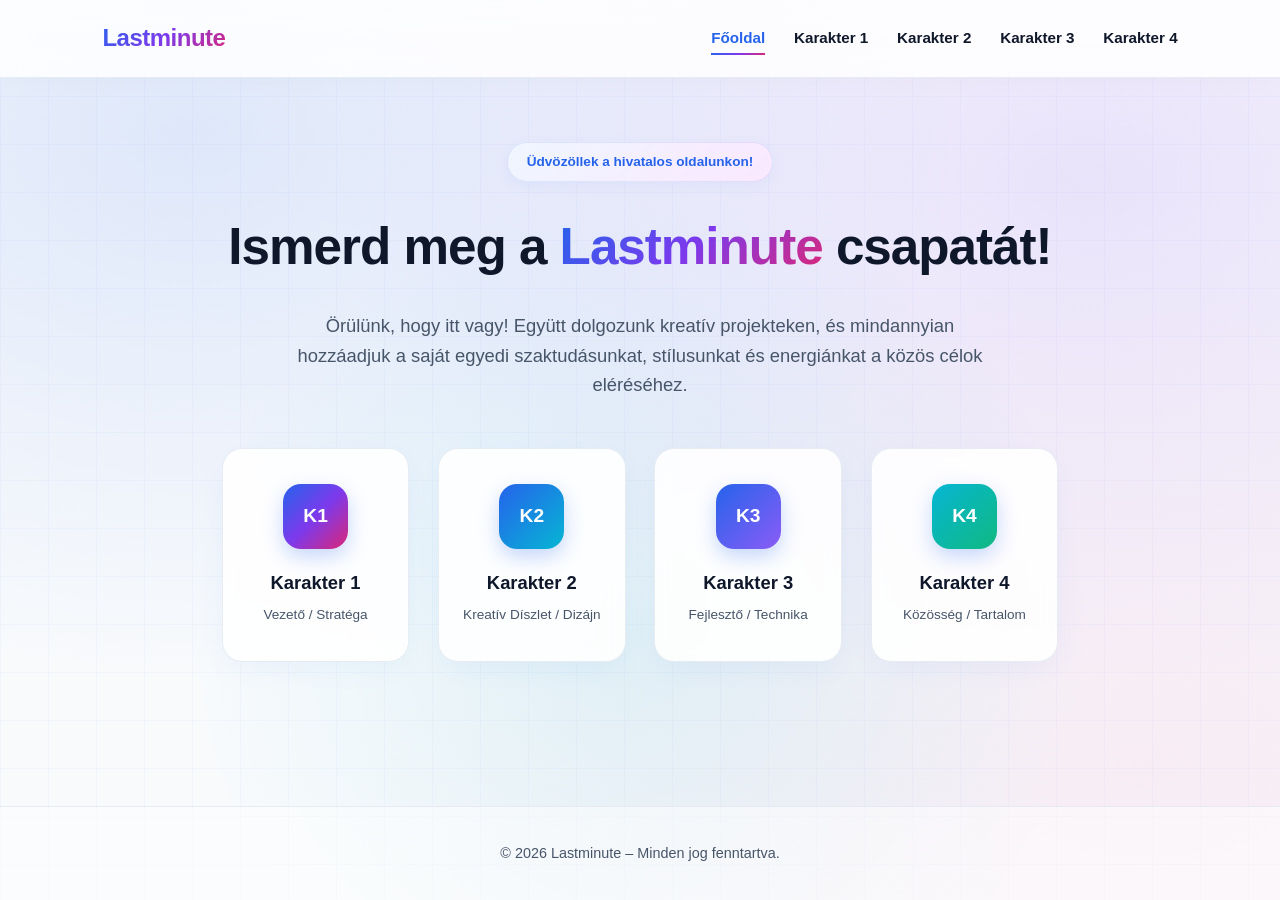
<file: index.html>
<!DOCTYPE html>
<html lang="hu">
<head>
    <meta charset="UTF-8">
    <meta name="viewport" content="width=device-width, initial-scale=1.0">
    <title>Lastminute | Főoldal</title>
    <link rel="stylesheet" href="style.css">
</head>
<body>

<header>
    <a href="index.html" class="logo">Lastminute</a>
    <button class="nav-toggle" aria-label="Menü megnyitása" aria-expanded="false" aria-controls="main-nav">
        <span></span><span></span><span></span>
    </button>
    <nav id="main-nav" aria-label="Főmenü">
        <a href="index.html" aria-current="page">Főoldal</a>
        <a href="karakter1.html">Karakter 1</a>
        <a href="karakter2.html">Karakter 2</a>
        <a href="karakter3.html">Karakter 3</a>
        <a href="karakter4.html">Karakter 4</a>
    </nav>
</header>

    <div class="container">
        <span class="hero-badge">Üdvözöllek a hivatalos oldalunkon!</span>
        <h1>Ismerd meg a <span>Lastminute</span> csapatát!</h1>
        <p class="hero-desc">Örülünk, hogy itt vagy! Együtt dolgozunk kreatív projekteken, és mindannyian hozzáadjuk a saját egyedi szaktudásunkat, stílusunkat és energiánkat a közös célok eléréséhez.</p>

        <div class="team-grid">
            <a href="karakter1.html" class="team-card">
                <div class="avatar-placeholder">K1</div>
                <h3>Karakter 1</h3>
                <p>Vezető / Stratéga</p>
            </a>
            <a href="karakter2.html" class="team-card">
                <div class="avatar-placeholder" style="background: linear-gradient(135deg, #2563eb, #06b6d4);">K2</div>
                <h3>Karakter 2</h3>
                <p>Kreatív Díszlet / Dizájn</p>
            </a>
            <a href="karakter3.html" class="team-card">
                <div class="avatar-placeholder" style="background: linear-gradient(135deg, #2563eb, #8b5cf6);">K3</div>
                <h3>Karakter 3</h3>
                <p>Fejlesztő / Technika</p>
            </a>
            <a href="karakter4.html" class="team-card">
                <div class="avatar-placeholder" style="background: linear-gradient(135deg, #06b6d4, #10b981);">K4</div>
                <h3>Karakter 4</h3>
                <p>Közösség / Tartalom</p>
            </a>
        </div>
    </div>

    <footer>
        <p>© 2026 Lastminute – Minden jog fenntartva.</p>
    </footer>

    <script src="./menu.js"></script>

</body>
</html>
</file>
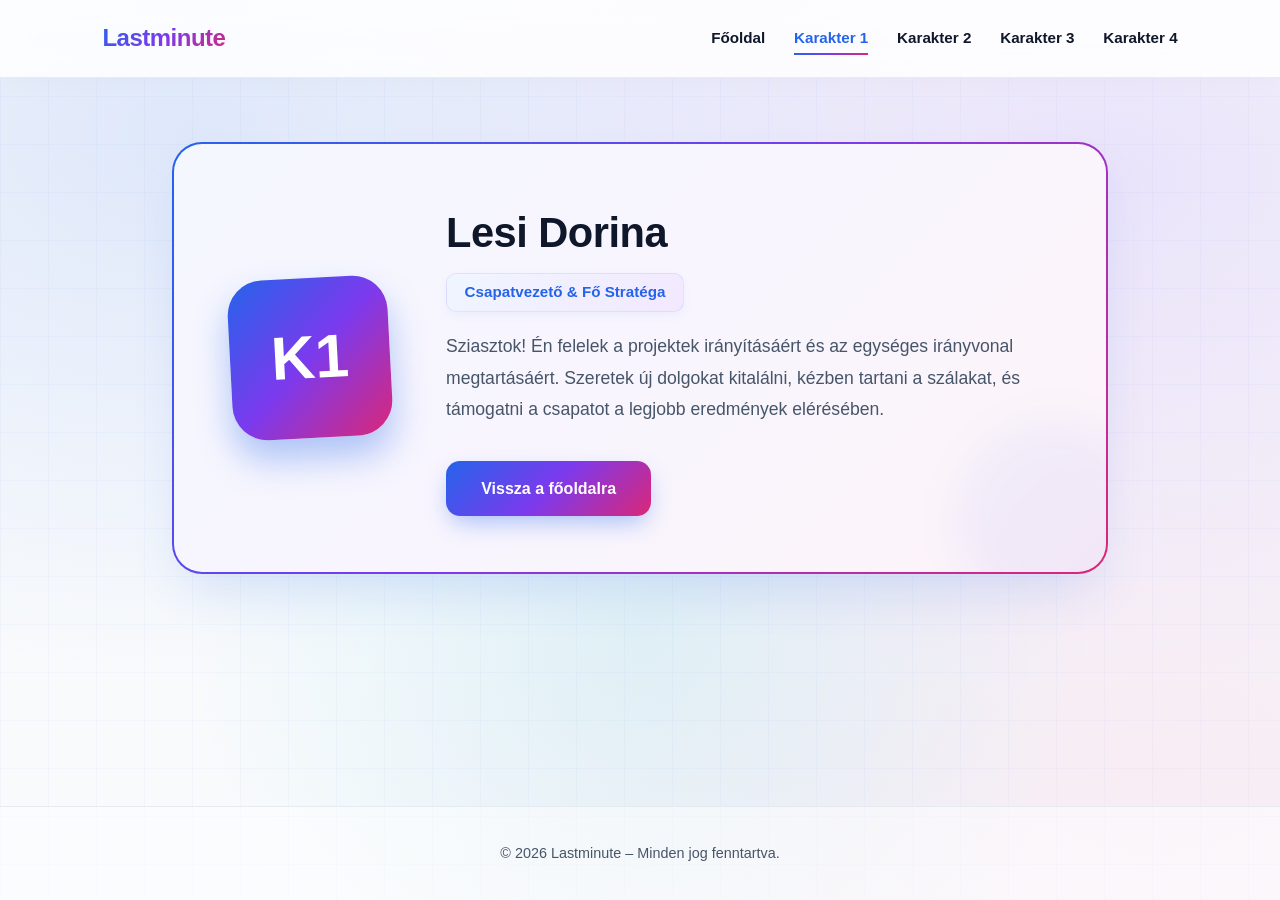
<file: karakter1.html>
<!DOCTYPE html>
<html lang="hu">
<head>
    <meta charset="UTF-8">
    <meta name="viewport" content="width=device-width, initial-scale=1.0">
    <title>Karakter 1 | Bemutatkozás</title>
    <link rel="stylesheet" href="style.css">
</head>
<body>

<header>
    <a href="index.html" class="logo">Lastminute</a>
    <button class="nav-toggle" aria-label="Menü megnyitása" aria-expanded="false" aria-controls="main-nav">
        <span></span><span></span><span></span>
    </button>
    <nav id="main-nav" aria-label="Főmenü">
        <a href="index.html" aria-current="page">Főoldal</a>
        <a href="karakter1.html">Karakter 1</a>
        <a href="karakter2.html">Karakter 2</a>
        <a href="karakter3.html">Karakter 3</a>
        <a href="karakter4.html">Karakter 4</a>
    </nav>
</header>

    <div class="container">
        <div class="profile-box">
            <div class="profile-avatar">K1</div>
            <div class="profile-info">
                <h2>Lesi Dorina</h2>
                <div class="role">Csapatvezető & Fő Stratéga</div>
                <p class="bio">Sziasztok! Én felelek a projektek irányításáért és az egységes irányvonal megtartásáért. Szeretek új dolgokat kitalálni, kézben tartani a szálakat, és támogatni a csapatot a legjobb eredmények elérésében.</p>
                <a href="index.html" class="btn">Vissza a főoldalra</a>
            </div>
        </div>
    </div>

    <footer>
        <p>© 2026 Lastminute – Minden jog fenntartva.</p>
    </footer>
    <script src="./menu.js"></script>
</body>
</html>
</file>
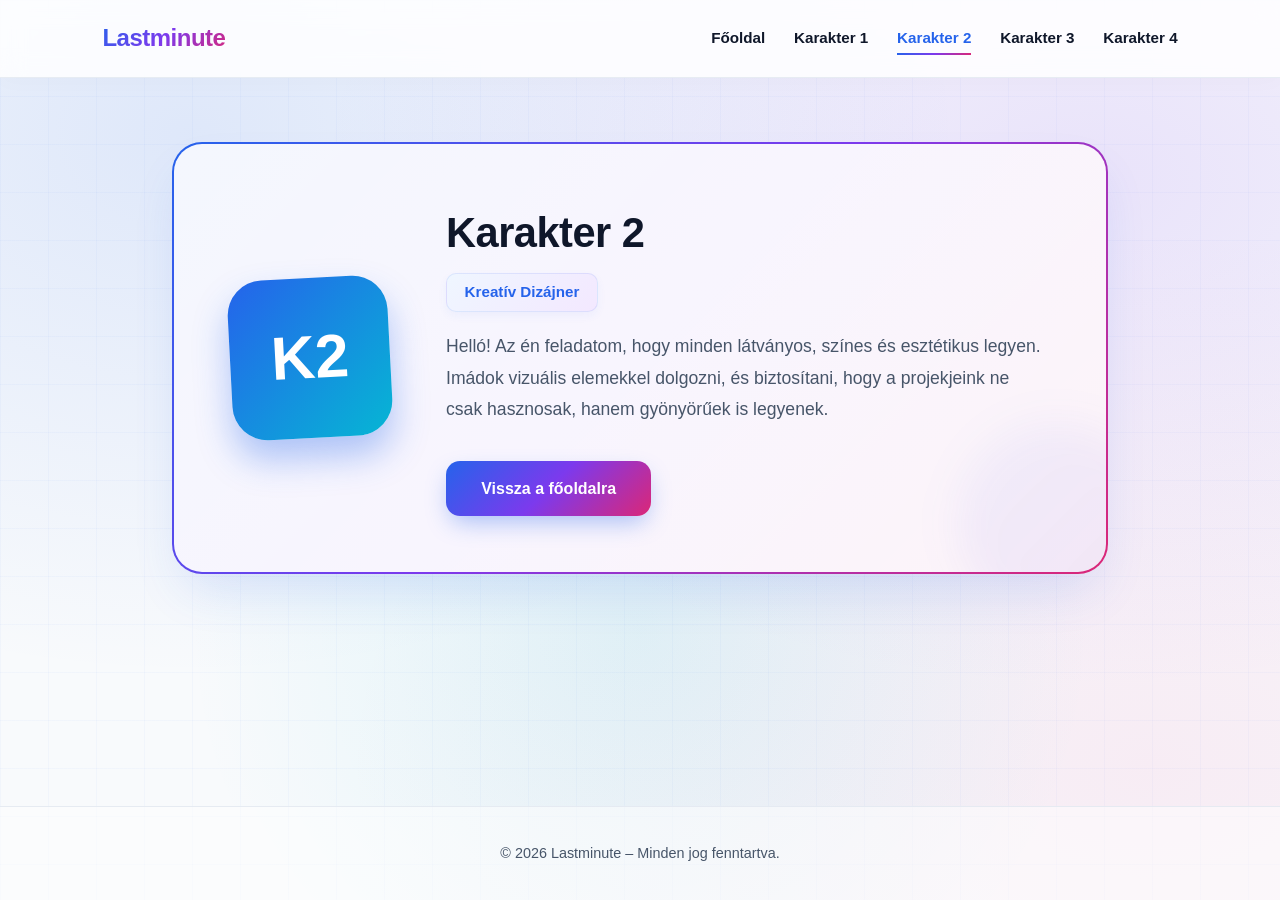
<file: karakter2.html>
<!DOCTYPE html>
<html lang="hu">
<head>
    <meta charset="UTF-8">
    <meta name="viewport" content="width=device-width, initial-scale=1.0">
    <title>Karakter 2 | Bemutatkozás</title>
    <link rel="stylesheet" href="style.css">
</head>
<body>

<header>
    <a href="index.html" class="logo">Lastminute</a>
    <button class="nav-toggle" aria-label="Menü megnyitása" aria-expanded="false" aria-controls="main-nav">
        <span></span><span></span><span></span>
    </button>
    <nav id="main-nav" aria-label="Főmenü">
        <a href="index.html" aria-current="page">Főoldal</a>
        <a href="karakter1.html">Karakter 1</a>
        <a href="karakter2.html">Karakter 2</a>
        <a href="karakter3.html">Karakter 3</a>
        <a href="karakter4.html">Karakter 4</a>
    </nav>
</header>

    <div class="container">
        <div class="profile-box">
            <div class="profile-avatar" style="background: linear-gradient(135deg, #2563eb, #06b6d4);">K2</div>
            <div class="profile-info">
                <h2>Karakter 2</h2>
                <div class="role">Kreatív Dizájner</div>
                <p class="bio">Helló! Az én feladatom, hogy minden látványos, színes és esztétikus legyen. Imádok vizuális elemekkel dolgozni, és biztosítani, hogy a projekjeink ne csak hasznosak, hanem gyönyörűek is legyenek.</p>
                <a href="index.html" class="btn">Vissza a főoldalra</a>
            </div>
        </div>
    </div>

    <footer>
        <p>© 2026 Lastminute – Minden jog fenntartva.</p>
    </footer>
    
    <script src="./menu.js"></script>
</body>
</html>
</file>
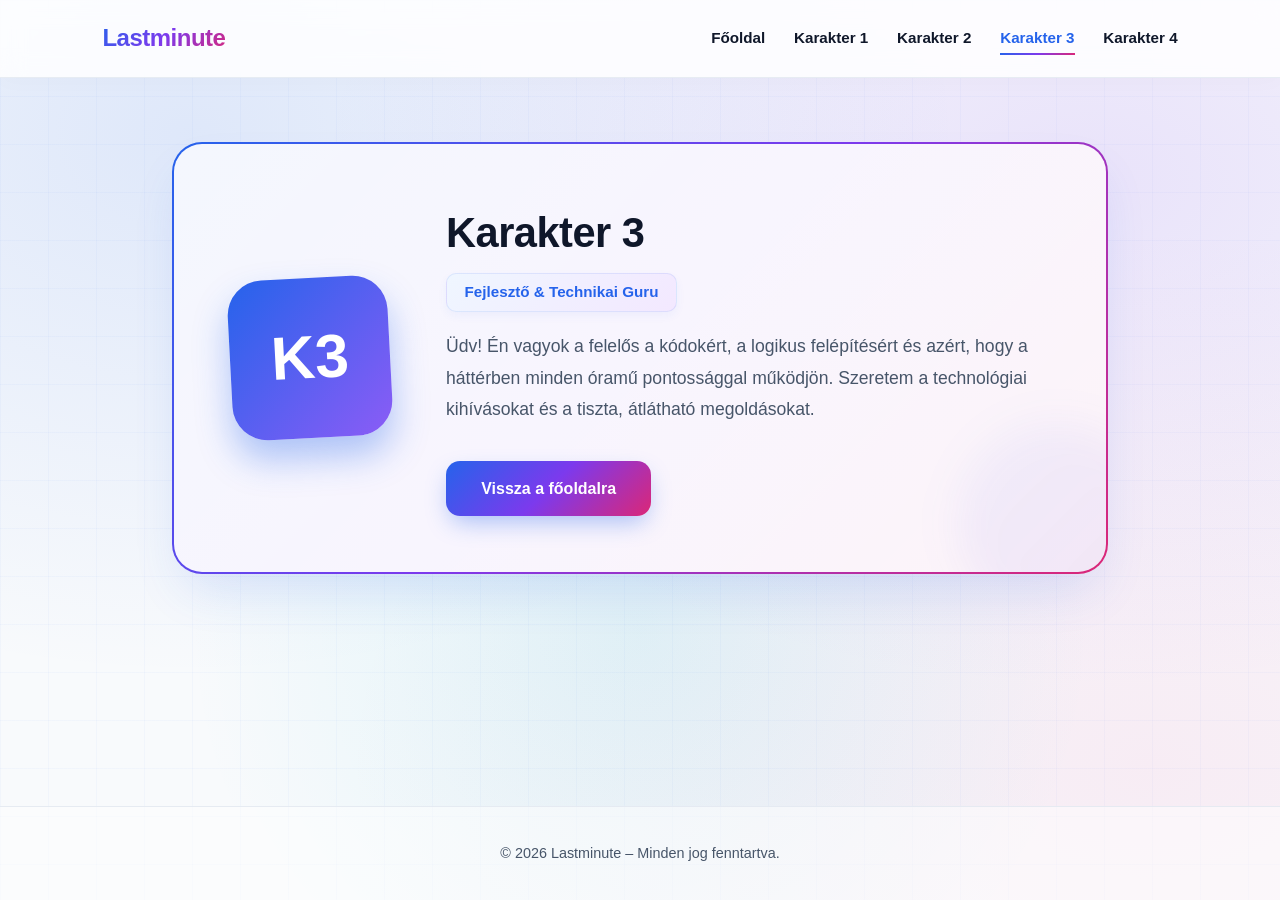
<file: karakter3.html>
<!DOCTYPE html>
<html lang="hu">
<head>
    <meta charset="UTF-8">
    <meta name="viewport" content="width=device-width, initial-scale=1.0">
    <title>Karakter 3 | Bemutatkozás</title>
    <link rel="stylesheet" href="style.css">
</head>
<body>

<header>
    <a href="index.html" class="logo">Lastminute</a>
    <button class="nav-toggle" aria-label="Menü megnyitása" aria-expanded="false" aria-controls="main-nav">
        <span></span><span></span><span></span>
    </button>
    <nav id="main-nav" aria-label="Főmenü">
        <a href="index.html" aria-current="page">Főoldal</a>
        <a href="karakter1.html">Karakter 1</a>
        <a href="karakter2.html">Karakter 2</a>
        <a href="karakter3.html">Karakter 3</a>
        <a href="karakter4.html">Karakter 4</a>
    </nav>
</header>

    <div class="container">
        <div class="profile-box">
            <div class="profile-avatar" style="background: linear-gradient(135deg, #2563eb, #8b5cf6);">K3</div>
            <div class="profile-info">
                <h2>Karakter 3</h2>
                <div class="role">Fejlesztő & Technikai Guru</div>
                <p class="bio">Üdv! Én vagyok a felelős a kódokért, a logikus felépítésért és azért, hogy a háttérben minden óramű pontossággal működjön. Szeretem a technológiai kihívásokat és a tiszta, átlátható megoldásokat.</p>
                <a href="index.html" class="btn">Vissza a főoldalra</a>
            </div>
        </div>
    </div>

    <footer>
        <p>© 2026 Lastminute – Minden jog fenntartva.</p>
    </footer>

    <script src="./menu.js"></script>

</body>
</html>
</file>
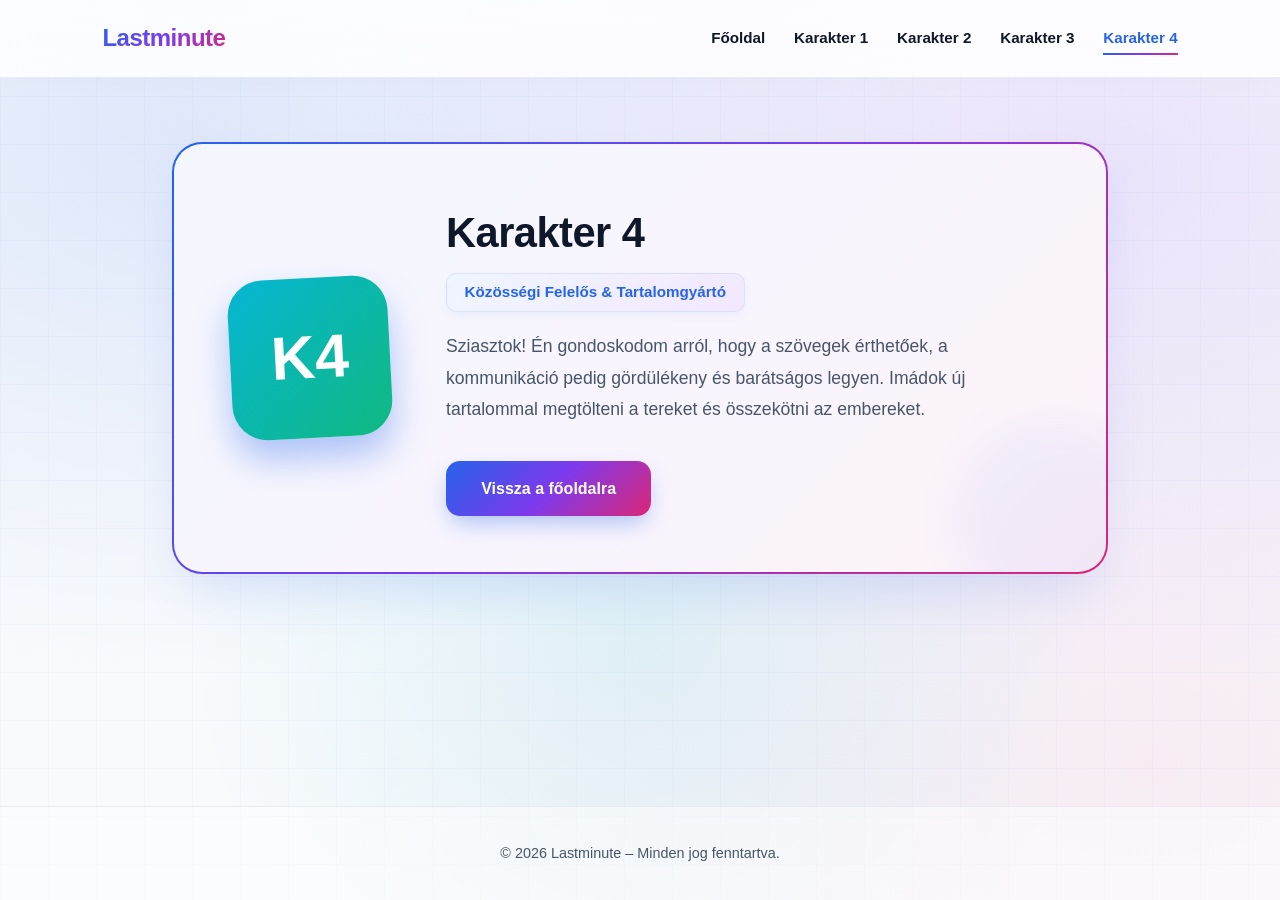
<file: karakter4.html>
<!DOCTYPE html>
<html lang="hu">
<head>
    <meta charset="UTF-8">
    <meta name="viewport" content="width=device-width, initial-scale=1.0">
    <title>Karakter 4 | Bemutatkozás</title>
    <link rel="stylesheet" href="style.css">
</head>
<body>

<header>
    <a href="index.html" class="logo">Lastminute</a>
    <button class="nav-toggle" aria-label="Menü megnyitása" aria-expanded="false" aria-controls="main-nav">
        <span></span><span></span><span></span>
    </button>
    <nav id="main-nav" aria-label="Főmenü">
        <a href="index.html" aria-current="page">Főoldal</a>
        <a href="karakter1.html">Karakter 1</a>
        <a href="karakter2.html">Karakter 2</a>
        <a href="karakter3.html">Karakter 3</a>
        <a href="karakter4.html">Karakter 4</a>
    </nav>
</header>

    <div class="container">
        <div class="profile-box">
            <div class="profile-avatar" style="background: linear-gradient(135deg, #06b6d4, #10b981);">K4</div>
            <div class="profile-info">
                <h2>Karakter 4</h2>
                <div class="role">Közösségi Felelős & Tartalomgyártó</div>
                <p class="bio">Sziasztok! Én gondoskodom arról, hogy a szövegek érthetőek, a kommunikáció pedig gördülékeny és barátságos legyen. Imádok új tartalommal megtölteni a tereket és összekötni az embereket.</p>
                <a href="index.html" class="btn">Vissza a főoldalra</a>
            </div>
        </div>
    </div>

    <footer>
        <p>© 2026 Lastminute – Minden jog fenntartva.</p>
    </footer>

    <script src="./menu.js"></script>

</body>
</html>
</file>
<file: style.css>
/* Alapbeállítások és kék dominanciájú, színes paletta */
:root {
    --bg-color: #f8fafc;
    --card-bg: #ffffff;
    --text-dark: #0f172a;
    --text-muted: #475569;
    --primary: #2563eb;       
    --primary-light: #eff6ff; 
    --gradient-main: linear-gradient(135deg, #2563eb 0%, #7c3aed 50%, #db2777 100%);
    --gradient-accent: linear-gradient(135deg, #06b6d4 0%, #2563eb 100%);
    --gradient-card: linear-gradient(135deg, rgba(37, 99, 235, 0.05), rgba(124, 58, 237, 0.08));
}

html { scroll-behavior: smooth; }

* {
    margin: 0;
    padding: 0;
    box-sizing: border-box;
}

body {
    font-family: 'Segoe UI', Tahoma, Geneva, Verdana, sans-serif;
    min-height: 100dvh; /* mobilböngésző címsor miatt */
}

@media (prefers-reduced-motion: reduce) {
    html { scroll-behavior: auto; }
    *, *::before, *::after { animation: none !important; transition: none !important; }
}

:focus-visible {
    outline: 3px solid var(--primary);
    outline-offset: 3px;
    border-radius: 4px;
}

body {
    background-color: var(--bg-color);
    /* Geometrikus rács és színes háttér */
    background-image: 
        radial-gradient(at 15% 15%, rgba(37, 99, 235, 0.12) 0px, transparent 50%),
        radial-gradient(at 85% 20%, rgba(124, 58, 237, 0.12) 0px, transparent 50%),
        radial-gradient(at 50% 70%, rgba(6, 182, 212, 0.1) 0px, transparent 50%),
        radial-gradient(at 90% 85%, rgba(236, 72, 153, 0.08) 0px, transparent 50%),
        linear-gradient(to right, rgba(37, 99, 235, 0.03) 1px, transparent 1px),
        linear-gradient(to bottom, rgba(37, 99, 235, 0.03) 1px, transparent 1px);
    background-size: 100% 100%, 100% 100%, 100% 100%, 100% 100%, 48px 48px, 48px 48px;
    color: var(--text-dark);
    line-height: 1.6;
    display: flex;
    flex-direction: column;
    min-height: 100vh;
}

/* Navigáció – Üvegstílusú fejléc */
header {
    display: flex;
    justify-content: space-between;
    align-items: center;
    padding: 1.2rem 8%;
    background: rgba(255, 255, 255, 0.85);
    backdrop-filter: blur(12px);
    position: sticky;
    top: 0;
    z-index: 100;
    border-bottom: 1px solid rgba(226, 232, 240, 0.8);
    box-shadow: 0 4px 20px rgba(0, 0, 0, 0.02);
}

.logo {
    font-size: 1.5rem;
    font-weight: 800;
    background: var(--gradient-main);
    -webkit-background-clip: text;
    background-clip: text;
    color: var(--primary); /* tartalék, ha nem támogatott az átmenetes szöveg */
    -webkit-text-fill-color: transparent;
    text-decoration: none;
    letter-spacing: -0.5px;
}

nav {
    display: flex;
    align-items: center;
}

nav a {
    text-decoration: none;
    color: var(--text-dark);
    font-weight: 600;
    margin-left: 1.8rem;
    font-size: 0.95rem;
    transition: all 0.3s ease;
    position: relative;
}

nav a::after {
    content: '';
    position: absolute;
    width: 0;
    height: 2px;
    bottom: -4px;
    left: 0;
    background: var(--gradient-main);
    transition: width 0.3s ease;
}

nav a:hover::after,
nav a.active::after,
nav a[aria-current="page"]::after { width: 100%; }

nav a:hover,
nav a.active,
nav a[aria-current="page"] { color: var(--primary); }

/* Hamburger gomb – asztali nézetben rejtve */
.nav-toggle {
    display: none;
    flex-direction: column;
    justify-content: center;
    gap: 5px;
    width: 44px;
    height: 44px;
    padding: 10px;
    background: none;
    border: 1px solid rgba(226, 232, 240, 0.9);
    border-radius: 12px;
    cursor: pointer;
}

.nav-toggle span {
    display: block;
    height: 2px;
    width: 100%;
    background: var(--text-dark);
    border-radius: 2px;
    transition: transform 0.3s ease, opacity 0.3s ease;
}

.nav-toggle[aria-expanded="true"] span:nth-child(1) { transform: translateY(7px) rotate(45deg); }
.nav-toggle[aria-expanded="true"] span:nth-child(2) { opacity: 0; }
.nav-toggle[aria-expanded="true"] span:nth-child(3) { transform: translateY(-7px) rotate(-45deg); }


/* Fő tartalom konténer */
.container {
    max-width: 1000px;
    margin: 4rem auto;
    padding: 0 2rem;
    flex: 1;
    text-align: center;
}

/* Főoldali (Hero) stílusok */
.hero-badge {
    display: inline-flex;
    align-items: center;
    padding: 0.5rem 1.2rem;
    background: linear-gradient(135deg, #eff6ff, #fae8ff);
    color: var(--primary);
    font-weight: 700;
    font-size: 0.85rem;
    border-radius: 50px;
    margin-bottom: 1.5rem;
    border: 1px solid rgba(37, 99, 235, 0.1);
    box-shadow: 0 4px 15px rgba(37, 99, 235, 0.05);
}

h1 {
    font-size: 3.2rem;
    font-weight: 800;
    margin-bottom: 1.5rem;
    color: var(--text-dark);
    letter-spacing: -1px;
    background-clip: text;
}

h1 span {
    background: var(--gradient-main);
    -webkit-background-clip: text;
    -webkit-text-fill-color: transparent;
}

.hero-desc {
    font-size: 1.15rem;
    color: var(--text-muted);
    max-width: 700px;
    margin: 0 auto 3rem auto;
}

/* Csapat kártyák a főoldalon */
.team-grid {
    display: grid;
    grid-template-columns: repeat(4, 1fr);
    gap: 1.8rem;
    margin-top: 2rem;
}

@media (max-width: 960px) {
    .team-grid { grid-template-columns: repeat(2, 1fr); }
}

@media (max-width: 480px) {
    .team-grid { grid-template-columns: 1fr; }
}

.team-card {
    background: rgba(255, 255, 255, 0.9);
    backdrop-filter: blur(8px);
    padding: 2.2rem 1.5rem;
    border-radius: 20px;
    box-shadow: 0 10px 30px -5px rgba(37, 99, 235, 0.06);
    border: 1px solid rgba(226, 232, 240, 0.8);
    text-decoration: none;
    color: inherit;
    transition: all 0.4s cubic-bezier(0.165, 0.84, 0.44, 1);
    position: relative;
    overflow: hidden;
}

.team-card::before {
    content: '';
    position: absolute;
    top: 0;
    left: 0;
    width: 100%;
    height: 4px;
    background: var(--gradient-main);
    opacity: 0;
    transition: opacity 0.3s ease;
}

.team-card:hover {
    transform: translateY(-8px);
    box-shadow: 0 20px 40px -10px rgba(37, 99, 235, 0.15);
    border-color: rgba(37, 99, 235, 0.3);
}

.team-card:hover::before {
    opacity: 1;
}

.avatar-placeholder {
    width: 65px;
    height: 65px;
    background: var(--gradient-main);
    border-radius: 18px;
    margin: 0 auto 1.2rem auto;
    display: flex;
    align-items: center;
    justify-content: center;
    color: white;
    font-weight: 700;
    font-size: 1.2rem;
    box-shadow: 0 8px 20px rgba(37, 99, 235, 0.25);
    transition: transform 0.3s ease;
}

.team-card:hover .avatar-placeholder {
    transform: scale(1.08) rotate(3deg);
}

.team-card h3 {
    font-size: 1.15rem;
    margin-bottom: 0.4rem;
    color: var(--text-dark);
}

.team-card p {
    font-size: 0.85rem;
    color: var(--text-muted);
}

/* ==========================================
   EGYÉNI KARAKTER ALOLDALAK – LÁTVÁNYOSABB DIZÁJN
   ========================================== */

.profile-box {
    background: rgba(255, 255, 255, 0.95);
    backdrop-filter: blur(12px);
    padding: 3.5rem;
    border-radius: 30px;
    /* Színes, ragyogó árnyék a doboz körül */
    box-shadow: 0 25px 50px -12px rgba(37, 99, 235, 0.15);
    /* Színes átmenetes keret, ami még jobban kiemeli */
    border: 2px solid transparent;
    background-image: linear-gradient(rgba(255, 255, 255, 0.95), rgba(255, 255, 255, 0.95)), var(--gradient-main);
    background-origin: border-box;
    background-clip: padding-box, border-box;
    
    text-align: left;
    display: flex;
    gap: 3.5rem;
    align-items: center;
    position: relative;
    overflow: hidden;
    animation: fadeIn 0.6s ease-out;
}

@keyframes fadeIn {
    from { opacity: 0; transform: translateY(15px); }
    to { opacity: 1; transform: translateY(0); }
}

.profile-box::before {
    content: '';
    position: absolute;
    bottom: -50px;
    right: -50px;
    width: 200px;
    height: 200px;
    background: var(--gradient-card);
    border-radius: 50%;
    z-index: 0;
    filter: blur(20px);
}

.profile-avatar {
    width: 160px;
    height: 160px;
    background: var(--gradient-main);
    border-radius: 35px;
    flex-shrink: 0;
    display: flex;
    align-items: center;
    justify-content: center;
    color: white;
    font-size: 3.8rem;
    font-weight: 800;
    /* Mélyebb, színesebb 3D-s árnyék az avatárnak */
    box-shadow: 0 20px 35px rgba(37, 99, 235, 0.35);
    position: relative;
    z-index: 1;
    transform: rotate(-3deg);
    transition: transform 0.3s ease;
}

.profile-box:hover .profile-avatar {
    transform: rotate(0deg) scale(1.03);
}

.profile-info {
    position: relative;
    z-index: 1;
}

.profile-info h2 {
    font-size: 2.6rem;
    margin-bottom: 0.4rem;
    color: var(--text-dark);
    letter-spacing: -0.5px;
}

.role {
    display: inline-block;
    padding: 0.4rem 1.1rem;
    background: linear-gradient(135deg, #eff6ff, #f3e8ff);
    color: var(--primary);
    font-weight: 700;
    font-size: 0.95rem;
    border-radius: 10px;
    margin-bottom: 1.2rem;
    border: 1px solid rgba(37, 99, 235, 0.1);
    box-shadow: 0 4px 10px rgba(37, 99, 235, 0.05);
}

.bio {
    color: var(--text-muted);
    font-size: 1.1rem;
    margin-bottom: 2.2rem;
    line-height: 1.8;
}

.btn {
    display: inline-block;
    padding: 0.9rem 2.2rem;
    background: var(--gradient-main);
    color: white;
    text-decoration: none;
    border-radius: 14px;
    font-weight: 700;
    box-shadow: 0 10px 25px -5px rgba(37, 99, 235, 0.4);
    transition: all 0.3s ease;
}

.btn:hover {
    transform: translateY(-3px);
    box-shadow: 0 15px 30px -5px rgba(124, 58, 237, 0.5);
}

/* Lábléc */
footer {
    text-align: center;
    padding: 2.2rem;
    color: var(--text-muted);
    font-size: 0.9rem;
    border-top: 1px solid rgba(226, 232, 240, 0.8);
    background: rgba(255, 255, 255, 0.5);
}

/* Reszponzivitás mobilon */
@media (max-width: 768px) {
    header { padding: 0.9rem 5%; }

    .nav-toggle { display: flex; }

    nav {
        display: none;
        position: absolute;
        top: 100%;
        left: 0;
        right: 0;
        flex-direction: column;
        align-items: stretch;
        padding: 0.5rem 5% 1rem;
        background: rgba(255, 255, 255, 0.97);
        border-bottom: 1px solid rgba(226, 232, 240, 0.8);
        box-shadow: 0 12px 24px rgba(15, 23, 42, 0.08);
    }

    nav.open { display: flex; }

    nav a {
        margin: 0;
        padding: 0.9rem 0;
        border-bottom: 1px solid rgba(226, 232, 240, 0.8);
    }

    nav a:last-child { border-bottom: none; }
    nav a::after { display: none; }

    .container { margin: 2.5rem auto; padding: 0 1.2rem; }
    h1 { font-size: 2.3rem; }
    .profile-box { flex-direction: column; text-align: center; gap: 2rem; padding: 2rem 1.5rem; }
    .profile-avatar { margin: 0 auto; transform: rotate(0deg); width: 120px; height: 120px; font-size: 2.8rem; }
    .profile-info h2 { font-size: 2rem; }
}

@media (max-width: 400px) {
    h1 { font-size: 1.9rem; }
}

@media (hover: hover) {
    .team-card:hover { transform: translateY(-8px); }
}
</file>
